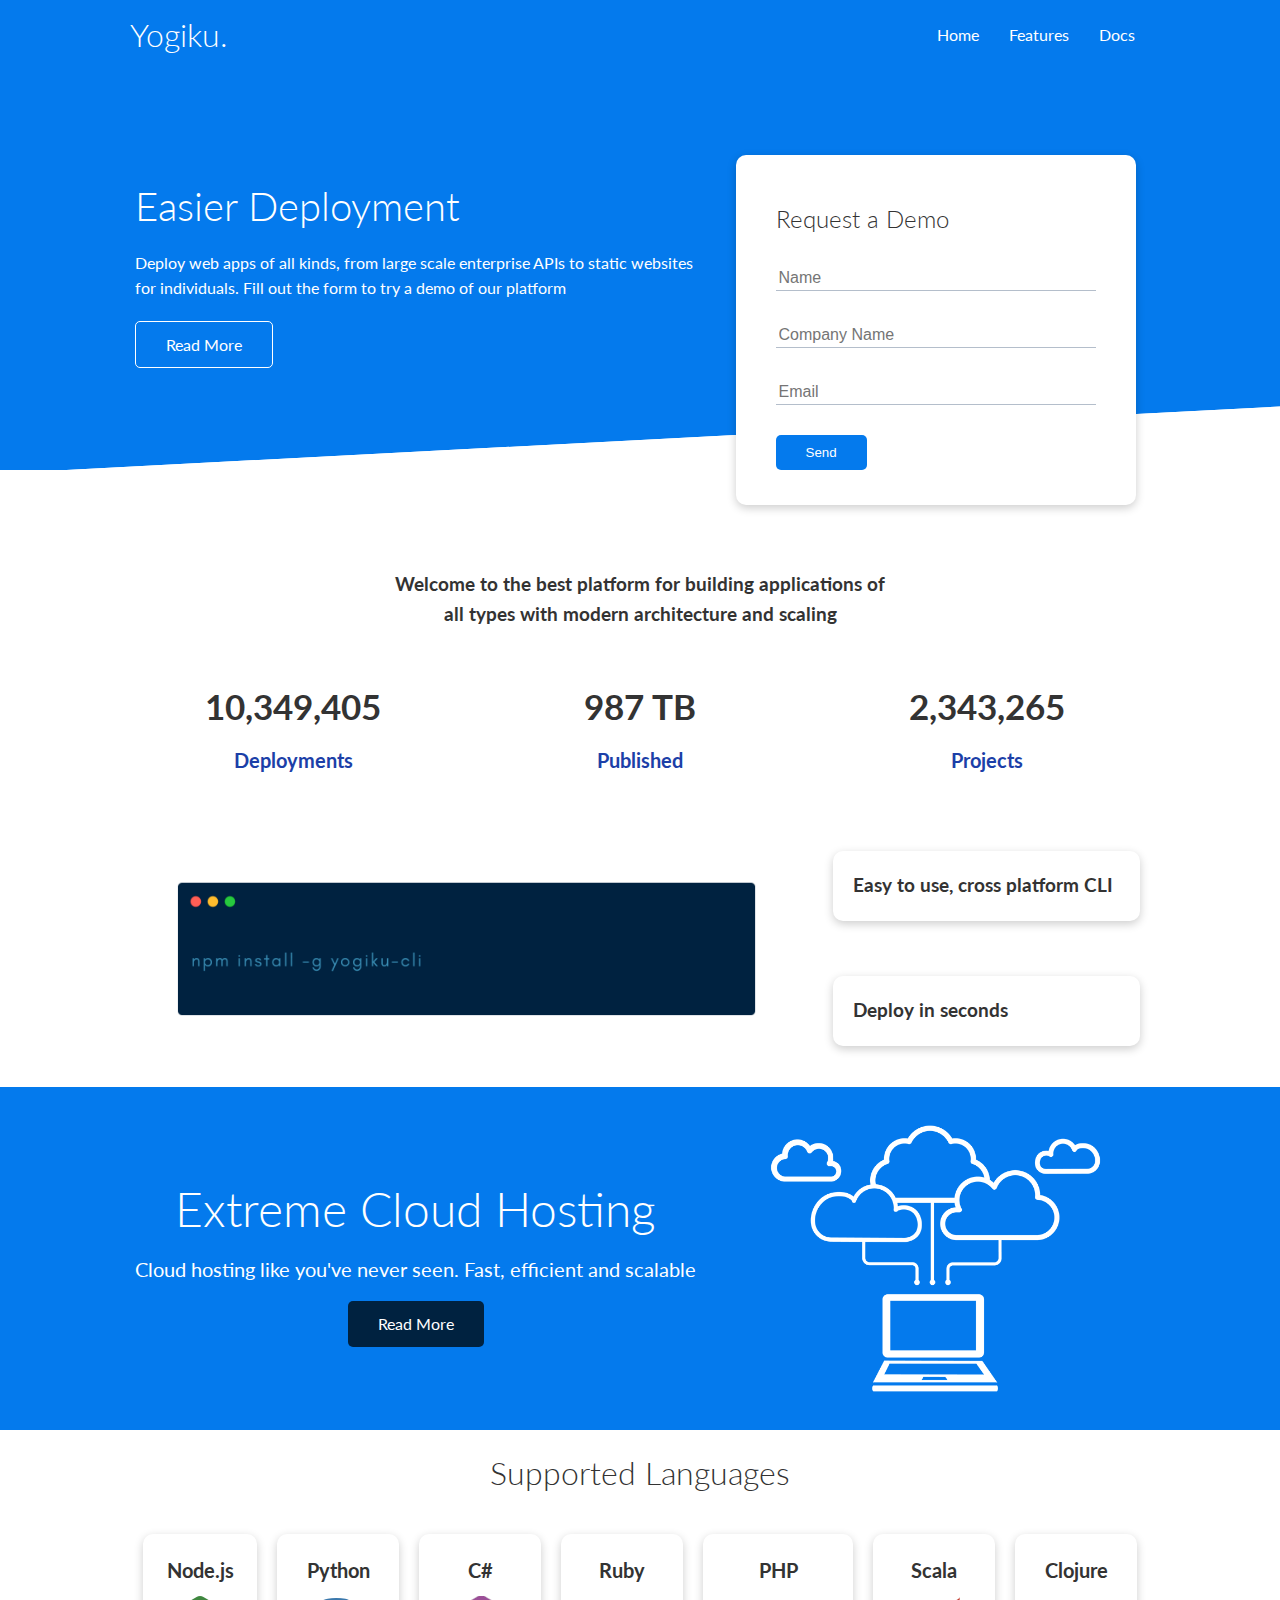
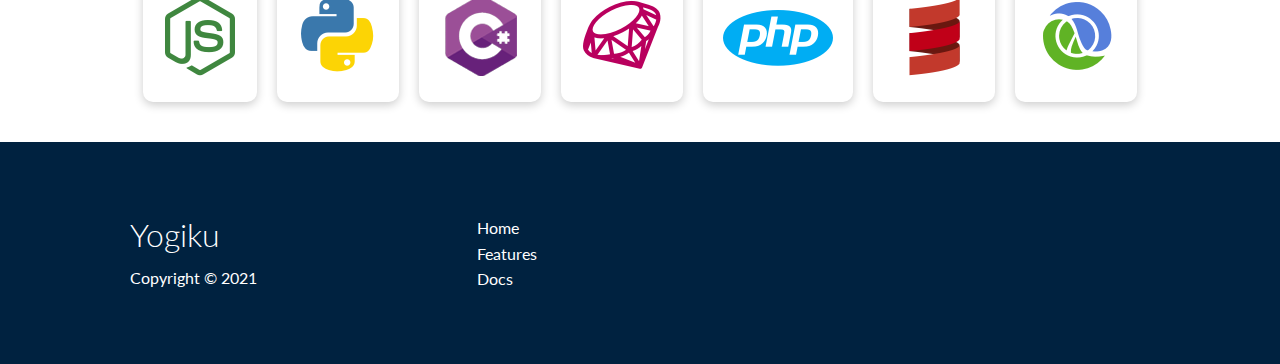
<file: index.html>
<!DOCTYPE html>
<html lang="en">
<head>
    <meta charset="UTF-8">
    <meta name="viewport" content="width=device-width, initial-scale=1.0">
    <link rel="stylesheet" href="https://cdnjs.cloudflare.com/ajax/libs/font-awesome/5.15.1/css/all.min.css" integrity="sha512-+4zCK9k+qNFUR5X+cKL9EIR+ZOhtIloNl9GIKS57V1MyNsYpYcUrUeQc9vNfzsWfV28IaLL3i96P9sdNyeRssA==" crossorigin="anonymous" />
    <link rel="stylesheet" href="css/utilities.css">
    <link rel="stylesheet" href="css/style.css">
    <title>Yogiku | Cloud Hosting Made Easy</title>
</head>
<body>
    <!-- Navbar -->
    <div class="navbar">
        <div class="container flex">
            <h1 class="logo">Yogiku.</h1>
            <nav>
                <ul>
                    <li><a href="index.html">Home</a></li>
                    <li><a href="features.html">Features</a></li>
                    <li><a href="docs.html">Docs</a></li>
                </ul>
            </nav>
        </div>
    </div>
    
    <!-- Showcase -->
    <section class="showcase">
        <div class="container grid">
            <div class="showcase-text">
                <h1>Easier Deployment</h1>
                <p>Deploy web apps of all kinds, from large scale enterprise APIs to static websites for individuals. Fill out the form to try a demo of our platform</p>
                <a href="features.html" class="btn btn-outline">Read More</a>
            </div>

            <div class="showcase-form card">
                <h2>Request a Demo</h2>
                 <!--  <form name="contact" netlify-honeypot="bot-field" method="POST" data-netlify="true">
                    <input type="hidden" name="form-name" value="contact">
                    <p class="hidden">
                        <label>Don’t fill this out if you're human: <input name="bot-field" /></label>
                      </p>
                    <div class="form-control">
                        <input type="text" name="name" placeholder="Name" required>
                    </div>
                    <div class="form-control">
                        <input type="text" name="company" placeholder="Company Name" required>
                    </div>
                    <div class="form-control">
                        <input type="email" name="email" placeholder="Email" required>
                    </div>
                    <input type="submit" value="Send" class="btn btn-primary">
                </form> -->
                 <form>
                    <div class="form-control">
                        <input type="text" name="name" placeholder="Name" required>
                    </div>
                    <div class="form-control">
                        <input type="text" name="company" placeholder="Company Name" required>
                    </div>
                    <div class="form-control">
                        <input type="email" name="email" placeholder="Email" required>
                    </div>
                    <input type="submit" value="Send" class="btn btn-primary">
                </form>
            </div>
        </div>
    </section>

    <!-- Stats -->
    <section class="stats">
        <div class="container">
            <h3 class="stats-heading text-center my-1">
                Welcome to the best platform for building applications of all types with modern architecture and scaling
            </h3>

            <div class="grid grid-3 text-center my-4">
                <div>
                    <i class="fas fa-server fa-3x"></i>
                    <h3>10,349,405</h3>
                    <p class="text-secondary">Deployments</p>
                </div>
                <div>
                    <i class="fas fa-upload fa-3x"></i>
                    <h3>987 TB</h3>
                    <p class="text-secondary">Published</p>
                </div>
                <div>
                    <i class="fas fa-project-diagram fa-3x"></i>
                    <h3>2,343,265</h3>
                    <p class="text-secondary">Projects</p>
                </div>
            </div>
        </div>
    </section>

    <!-- Cli -->
    <section class="cli">
        <div class="container grid">
            <img src="images/cli.png" alt="">
            <div class="card">
                <h3>Easy to use, cross platform CLI</h3>
            </div>
            <div class="card">
                <h3>Deploy in seconds</h3>
            </div>
        </div>
    </section>

    <!-- Cloud -->
    <section class="cloud bg-primary my-2 py-2">
        <div class="container grid">
            <div class="text-center">
                <h2 class="lg">Extreme Cloud Hosting</h2>
                <p class="lead my-1">Cloud hosting like you've never seen. Fast, efficient and scalable</p>
                <a href="features.html" class="btn btn-dark">Read More</a>
            </div>
            <img src="images/cloud.png" alt="">
        </div>
    </section>

    <!-- Languages -->
    <section class="languages">
        <h2 class="md text-center my-2">
            Supported Languages
        </h2>
        <div class="container flex">
            <div class="card">
                <h4>Node.js</h4>
                <img src="images/logos/node.png" alt="">
            </div>
            <div class="card">
                <h4>Python</h4>
                <img src="images/logos/python.png" alt="">
              </div>
              <div class="card">
                <h4>C#</h4>
                <img src="images/logos/csharp.png" alt="">
              </div>
              <div class="card">
                <h4>Ruby</h4>
                <img src="images/logos/ruby.png" alt="">
              </div>
              <div class="card">
                <h4>PHP</h4>
                <img src="images/logos/php.png" alt="">
              </div>
              <div class="card">
                <h4>Scala</h4>
                <img src="images/logos/scala.png" alt="">
              </div>
              <div class="card">
                <h4>Clojure</h4>
                <img src="images/logos/clojure.png" alt="">
              </div>
        </div>
    </section>

    <!-- Footer -->
    <footer class="footer bg-dark py-5">
        <div class="container grid grid-3">
            <div>
                <h1>Yogiku
                </h1>
                <p>Copyright &copy; 2021</p>
            </div>
            <nav>
                <ul>
                    <li><a href="index.html">Home</a></li>
                    <li><a href="features.html">Features</a></li>
                    <li><a href="docs.html">Docs</a></li>
                </ul>
            </nav>
            <div class="social">
                <a href="#"><i class="fab fa-github fa-2x"></i></a>
                <a href="#"><i class="fab fa-facebook fa-2x"></i></a>
                <a href="#"><i class="fab fa-instagram fa-2x"></i></a>
                <a href="#"><i class="fab fa-twitter fa-2x"></i></a>
            </div>
        </div>
    </footer>
</body>
</html>
</file>
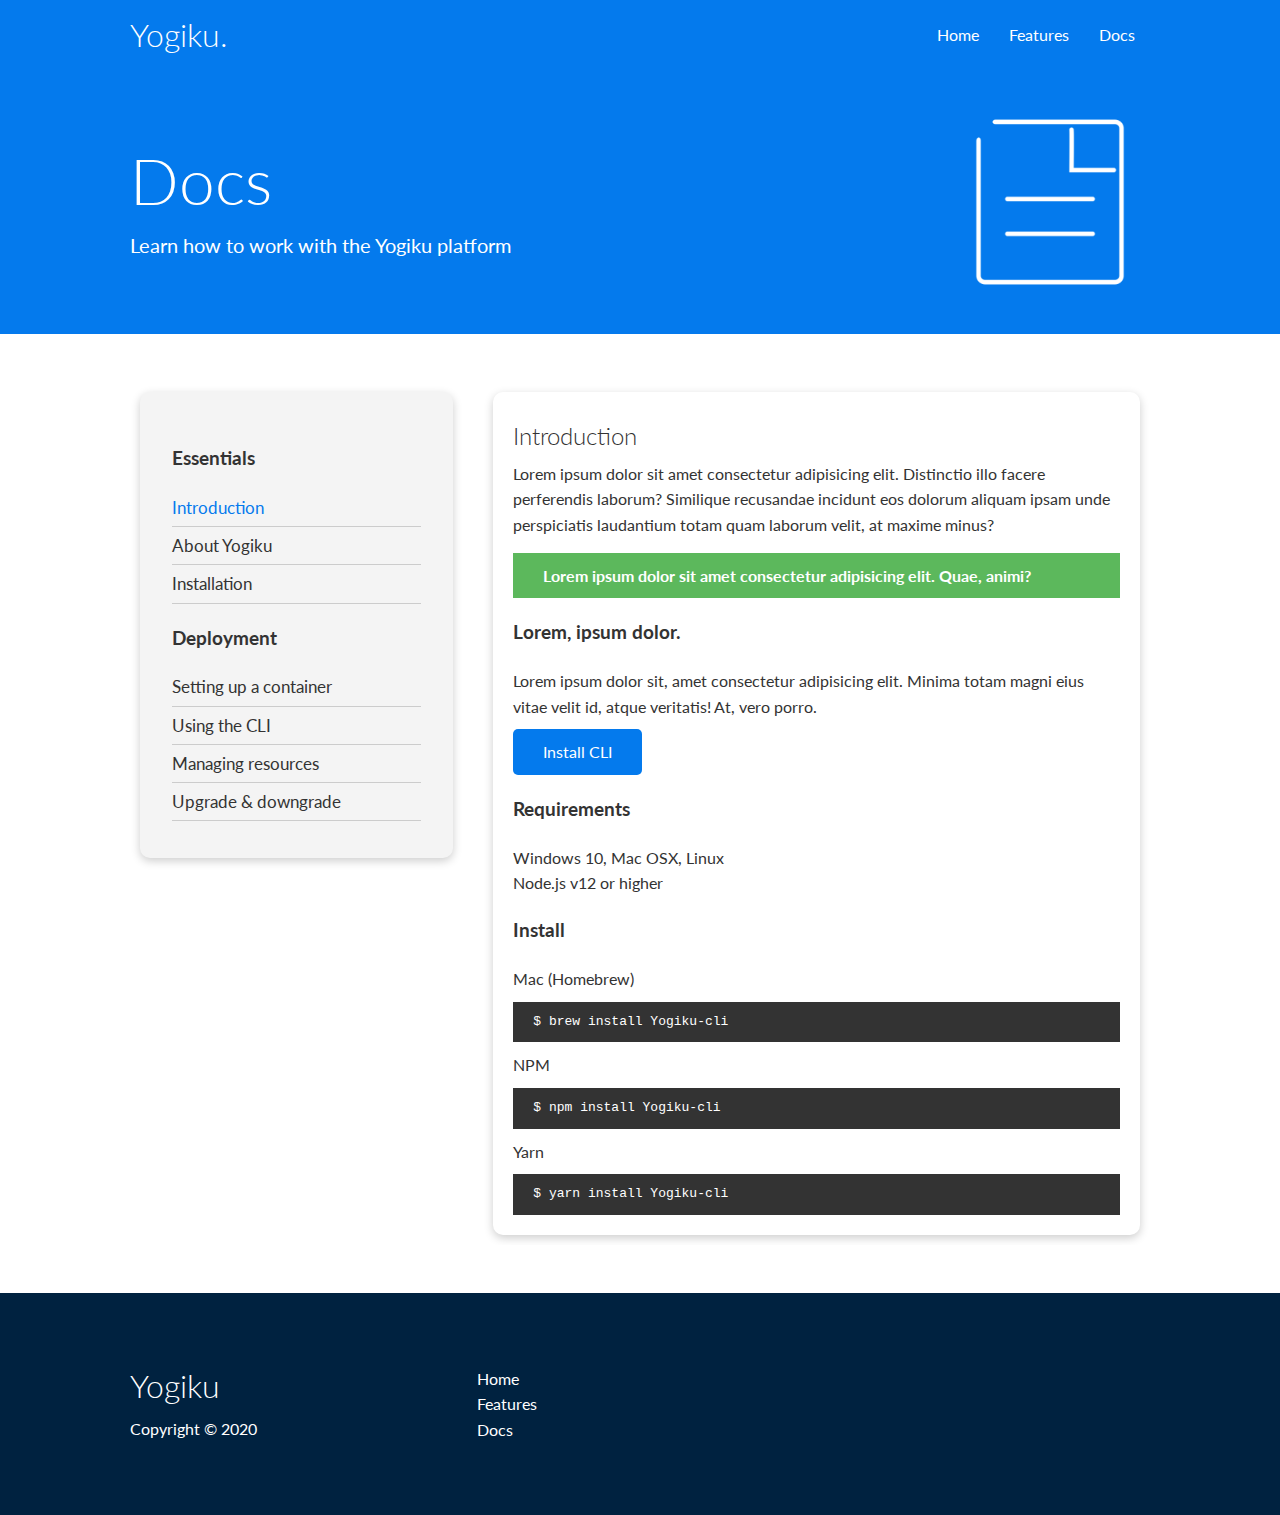
<file: docs.html>
<!DOCTYPE html>
<html lang="en">
<head>
    <meta charset="UTF-8">
    <meta name="viewport" content="width=device-width, initial-scale=1.0">
    <link rel="stylesheet" href="https://cdnjs.cloudflare.com/ajax/libs/font-awesome/5.15.1/css/all.min.css" integrity="sha512-+4zCK9k+qNFUR5X+cKL9EIR+ZOhtIloNl9GIKS57V1MyNsYpYcUrUeQc9vNfzsWfV28IaLL3i96P9sdNyeRssA==" crossorigin="anonymous" />
    <link rel="stylesheet" href="css/utilities.css">
    <link rel="stylesheet" href="css/style.css">
    <title>Yogiku | Cloud Hosting Made Easy</title>
</head>
<body>
    <!-- Navbar -->
    <div class="navbar">
        <div class="container flex">
            <h1 class="logo">Yogiku.</h1>
            <nav>
                <ul>
                    <li><a href="index.html">Home</a></li>
                    <li><a href="features.html">Features</a></li>
                    <li><a href="docs.html">Docs</a></li>
                </ul>
            </nav>
        </div>
    </div>

    <!-- Head -->
    <section class="docs-head bg-primary py-3">
        <div class="container grid">
            <div>
                <h1 class="xl">Docs</h1>
                <p class="lead">
                    Learn how to work with the Yogiku platform
                </p>
            </div>
            <img src="images/docs.png" alt="">
        </div>
    </section>

    <!-- Docs main -->
    <section class="docs-main my-4">
        <div class="container grid">
            <div class="card bg-light p-3">
                <h3 class="my-2">Essentials</h3>
                <nav>
                    <ul>
                        <li><a class="text-primary" href="#">Introduction</a></li>
                        <li><a href="#">About Yogiku</a></li>
                        <li><a href="#">Installation</a></li>
                    </ul>
                </nav>

                <h3 class="my-2">Deployment</h3>
                <nav>
                    <ul>
                        <li><a href="#">Setting up a container</a></li>
							<li><a href="#">Using the CLI</a></li>
							<li><a href="#">Managing resources</a></li>
							<li><a href="#">Upgrade & downgrade</a></li>
                    </ul>
                </nav>
            </div>
            <div class="card">
                <h2>Introduction</h2>
                <p>Lorem ipsum dolor sit amet consectetur adipisicing elit. Distinctio illo facere perferendis laborum? Similique recusandae incidunt eos dolorum aliquam ipsam unde perspiciatis laudantium totam quam laborum velit, at maxime minus?</p>

                <div class="alert alert-success">
                    <i class="fas fa-info"></i> Lorem ipsum dolor sit amet consectetur adipisicing elit. Quae, animi?
                </div>

                <h3>Lorem, ipsum dolor.</h3>
                <p>Lorem ipsum dolor sit, amet consectetur adipisicing elit. Minima totam magni eius vitae velit id, atque veritatis! At, vero porro.</p>
                <a href="#" class="btn btn-primary">Install CLI</a>

                <h3>Requirements</h3>
                <ul>
                    <li>Windows 10, Mac OSX, Linux</li>
                    <li>Node.js v12 or higher</li>
                </ul>

                <h3>Install</h3>
                <p>Mac (Homebrew)</p>
                <pre><code>$ brew install Yogiku-cli</code></pre>
                <p>NPM</p>
                <pre><code>$ npm install Yogiku-cli</code></pre>
                <p>Yarn</p>
                <pre><code>$ yarn install Yogiku-cli</code></pre>

            </div>
        </div>
    </section>
    
    <!-- Footer -->
    <footer class="footer bg-dark py-5">
        <div class="container grid grid-3">
            <div>
                <h1>Yogiku
                </h1>
                <p>Copyright &copy; 2020</p>
            </div>
            <nav>
                <ul>
                    <li><a href="index.html">Home</a></li>
                    <li><a href="features.html">Features</a></li>
                    <li><a href="docs.html">Docs</a></li>
                </ul>
            </nav>
            <div class="social">
                <a href="#"><i class="fab fa-github fa-2x"></i></a>
                <a href="#"><i class="fab fa-facebook fa-2x"></i></a>
                <a href="#"><i class="fab fa-instagram fa-2x"></i></a>
                <a href="#"><i class="fab fa-twitter fa-2x"></i></a>
            </div>
        </div>
    </footer>
</body>
</html>
</file>
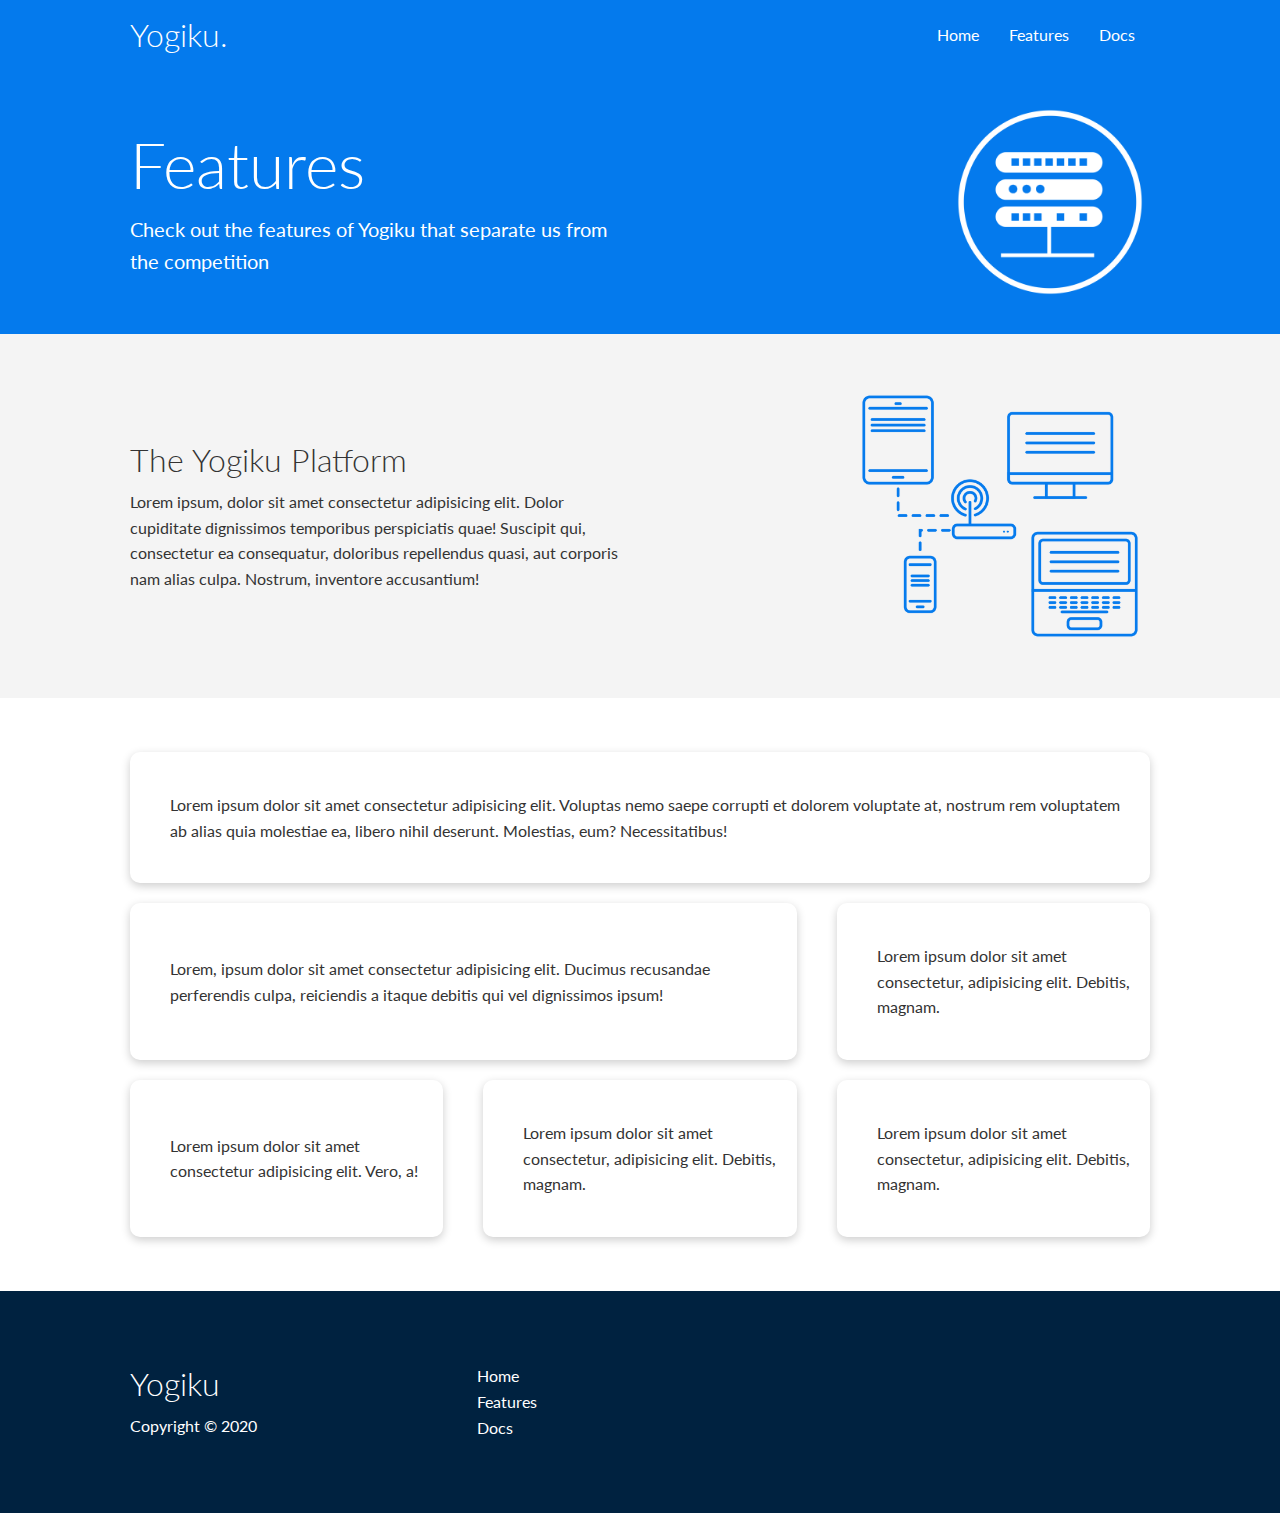
<file: features.html>
<!DOCTYPE html>
<html lang="en">
<head>
    <meta charset="UTF-8">
    <meta name="viewport" content="width=device-width, initial-scale=1.0">
    <link rel="stylesheet" href="https://cdnjs.cloudflare.com/ajax/libs/font-awesome/5.15.1/css/all.min.css" integrity="sha512-+4zCK9k+qNFUR5X+cKL9EIR+ZOhtIloNl9GIKS57V1MyNsYpYcUrUeQc9vNfzsWfV28IaLL3i96P9sdNyeRssA==" crossorigin="anonymous" />
    <link rel="stylesheet" href="css/utilities.css">
    <link rel="stylesheet" href="css/style.css">
    <title>Yogiku | Cloud Hosting For Everyone</title>
</head>
<body>
    <!-- Navbar -->
    <div class="navbar">
        <div class="container flex">
            <h1 class="logo">Yogiku.</h1>
            <nav>
                <ul>
                    <li><a href="index.html">Home</a></li>
                    <li><a href="features.html">Features</a></li>
                    <li><a href="docs.html">Docs</a></li>
                </ul>
            </nav>
        </div>
    </div>

    <!-- Head -->
    <section class="features-head bg-primary py-3">
        <div class="container grid">
            <div>
                <h1 class="xl">Features</h1>
                <p class="lead">
                    Check out the features of Yogiku that separate us from the
						competition
                </p>
            </div>
            <img src="images/server.png" alt="">
        </div>
    </section>

    <!-- Sub head -->
    <section class="features-sub-head bg-light py-3">
        <div class="container grid">
            <div>
                <h1 class="md">The Yogiku Platform</h1>
                <p>
                    Lorem ipsum, dolor sit amet consectetur adipisicing elit. Dolor cupiditate dignissimos temporibus perspiciatis quae! Suscipit qui, consectetur ea consequatur, doloribus repellendus quasi, aut corporis nam alias culpa. Nostrum, inventore accusantium!
                </p>
            </div>
            <img src="images/server2.png" alt="">
        </div>
    </section>

    <section class="features-main my-2">
        <div class="container grid grid-3">
            <div class="card flex">
                <i class="fas fa-server fa-3x"></i>
                <p>Lorem ipsum dolor sit amet consectetur adipisicing elit. Voluptas nemo saepe corrupti et dolorem voluptate at, nostrum rem voluptatem ab alias quia molestiae ea, libero nihil deserunt. Molestias, eum? Necessitatibus!</p>
            </div>
            <div class="card flex">
                <i class="fas fa-network-wired fa-3x"></i>
                <p>
                    Lorem, ipsum dolor sit amet consectetur adipisicing elit. Ducimus
                    recusandae perferendis culpa, reiciendis a itaque debitis qui vel
                    dignissimos ipsum!
                </p>
            </div>
            <div class="card flex">
                <i class="fas fa-laptop-code fa-3x"></i>
                <p>
                    Lorem ipsum dolor sit amet consectetur, adipisicing elit. Debitis,
                    magnam.
                </p>
            </div>
            <div class="card flex">
                <i class="fas fa-database fa-3x"></i>
                <p>
                    Lorem ipsum dolor sit amet consectetur adipisicing elit. Vero, a!
                </p>
            </div>
            <div class="card flex">
                <i class="fas fa-power-off fa-3x"></i>
                <p>
                    Lorem ipsum dolor sit amet consectetur, adipisicing elit. Debitis,
                    magnam.
                </p>
            </div>
            <div class="card flex">
                <i class="fas fa-upload fa-3x"></i>
                <p>
                    Lorem ipsum dolor sit amet consectetur, adipisicing elit. Debitis,
                    magnam.
                </p>
            </div>
        </div>
    </section>

    <!-- Footer -->
    <footer class="footer bg-dark py-5">
        <div class="container grid grid-3">
            <div>
                <h1>Yogiku
                </h1>
                <p>Copyright &copy; 2020</p>
            </div>
            <nav>
                <ul>
                    <li><a href="index.html">Home</a></li>
                    <li><a href="features.html">Features</a></li>
                    <li><a href="docs.html">Docs</a></li>
                </ul>
            </nav>
            <div class="social">
                <a href="#"><i class="fab fa-github fa-2x"></i></a>
                <a href="#"><i class="fab fa-facebook fa-2x"></i></a>
                <a href="#"><i class="fab fa-instagram fa-2x"></i></a>
                <a href="#"><i class="fab fa-twitter fa-2x"></i></a>
            </div>
        </div>
    </footer>
</body>
</html>
</file>
<file: css/utilities.css>
.container {
    max-width: 1100px;
    margin: 0 auto;
    overflow: auto;
    padding: 0 40px;
  }
  
  .card {
    background-color: #fff;
    color: #333;
    border-radius: 10px;
    box-shadow: 0 3px 10px rgba(0, 0, 0, 0.2);
    padding: 20px;
    margin: 10px;
  }
  
  .btn {
    display: inline-block;
    padding: 10px 30px;
    cursor: pointer;
    background: var(--primary-color);
    color: #fff;
    border: none;
    border-radius: 5px;
  }
  
  .btn-outline {
    background-color: transparent;
    border: 1px #fff solid;
  }
  
  .btn:hover {
    transform: scale(0.98);
  }
  
  /* Backgrounds & colored buttons */
  .bg-primary,
  .btn-primary {
    background-color: var(--primary-color);
    color: #fff;
  }
  
  .bg-secondary,
  .btn-secondary {
    background-color: var(--secondary-color);
    color: #fff;
  }
  
  .bg-dark,
  .btn-dark {
    background-color: var(--dark-color);
    color: #fff;
  }
  
  .bg-light,
  .btn-light {
    background-color: var(--light-color);
    color: #333;
  }
  
  .bg-primary a,
  .btn-primary a,
  .bg-secondary a,
  .btn-secondary a,
  .bg-dark a,
  .btn-dark a {
    color: #fff;
  }
  
  /* Text colors */
  .text-primary {
    color: var(--primary-color);
  }
  
  .text-secondary {
    color: var(--secondary-color);
  }
  
  .text-dark {
    color: var(--dark-color);
  }
  
  .text-light {
    color: var(--light-color);
  }
  
  /* Text sizes */
  .lead {
    font-size: 20px;
  }
  
  .sm {
    font-size: 1rem;
  }
  
  .md {
    font-size: 2rem;
  }
  
  .lg {
    font-size: 3rem;
  }
  
  .xl {
    font-size: 4rem;
  }
  
  .text-center {
    text-align: center;
  }
  
  /* Alert */
  .alert {
    background-color: var(--light-color);
    padding: 10px 20px;
    font-weight: bold;
    margin: 15px 0;
  }
  
  .alert i {
    margin-right: 10px;
  }
  
  .alert-success {
    background-color: var(--success-color);
    color: #fff;
  }
  
  .alert-error {
    background-color: var(--error-color);
    color: #fff;
  }
  
  .flex {
    display: flex;
    justify-content: center;
    align-items: center;
    height: 100%;
  }
  
  .grid {
    display: grid;
    grid-template-columns: repeat(2, 1fr);
    gap: 20px;
    justify-content: center;
    align-items: center;
    height: 100%;
  }
  
  .grid-3 {
    grid-template-columns: repeat(3, 1fr);
  }
  
  /* Margin */
  .my-1 {
    margin: 1rem 0;
  }
  
  .my-2 {
    margin: 1.5rem 0;
  }
  
  .my-3 {
    margin: 2rem 0;
  }
  
  .my-4 {
    margin: 3rem 0;
  }
  
  .my-5 {
    margin: 4rem 0;
  }
  
  .m-1 {
    margin: 1rem;
  }
  
  .m-2 {
    margin: 1.5rem;
  }
  
  .m-3 {
    margin: 2rem;
  }
  
  .m-4 {
    margin: 3rem;
  }
  
  .m-5 {
    margin: 4rem;
  }
  
  /* Padding */
  .py-1 {
    padding: 1rem 0;
  }
  
  .py-2 {
    padding: 1.5rem 0;
  }
  
  .py-3 {
    padding: 2rem 0;
  }
  
  .py-4 {
    padding: 3rem 0;
  }
  
  .py-5 {
    padding: 4rem 0;
  }
  
  .p-1 {
    padding: 1rem;
  }
  
  .p-2 {
    padding: 1.5rem;
  }
  
  .p-3 {
    padding: 2rem;
  }
  
  .p-4 {
    padding: 3rem;
  }
  
  .p-5 {
    padding: 4rem;
  }
</file>
<file: css/style.css>
@import url('https://fonts.googleapis.com/css2?family=Lato:wght@300&display=swap');

:root {
  --primary-color: #047aed;
  --secondary-color: #1c3fa8;
  --dark-color: #002240;
  --light-color: #f4f4f4;
  --success-color: #5cb85c;
  --error-color: #d9534f;
}

* {
  box-sizing: border-box;
  padding: 0;
  margin: 0;
}

body {
  font-family: 'Lato', sans-serif;
  color: #333;
  line-height: 1.6;
}

ul {
  list-style-type: none;
}

a {
  text-decoration: none;
  color: #333;
}

h1,
h2 {
  font-weight: 300;
  line-height: 1.2;
  margin: 10px 0;
}

p {
  margin: 10px 0;
}

img {
  width: 100%;
}

code,
pre {
  background: #333;
  color: #fff;
  padding: 10px;
}

.hidden {
  visibility: hidden;
  height: 0;
}

/* Navbar */
.navbar {
  background-color: var(--primary-color);
  color: #fff;
  height: 70px;
}

.navbar ul {
  display: flex;
}

.navbar a {
  color: #fff;
  padding: 10px;
  margin: 0 5px;
}

.navbar a:hover {
  border-bottom: 2px #fff solid;
}

.navbar .flex {
  justify-content: space-between;
}

/* Showcase */
.showcase {
  height: 400px;
  background-color: var(--primary-color);
  color: #fff;
  position: relative;
}

.showcase h1 {
  font-size: 40px;
}

.showcase p {
  margin: 20px 0;
}

.showcase .grid {
  overflow: visible;
  grid-template-columns: 55% auto;
  gap: 30px;
}

.showcase-text {
  animation: slideInFromLeft 1s ease-in;
}

.showcase-form {
  position: relative;
  top: 60px;
  height: 350px;
  width: 400px;
  padding: 40px;
  z-index: 100;
  justify-self: flex-end;
  animation: slideInFromRight 1s ease-in;
}

.showcase-form .form-control {
  margin: 30px 0;
}

.showcase-form input[type='text'],
.showcase-form input[type='email'] {
  border: 0;
  border-bottom: 1px solid #b4becb;
  width: 100%;
  padding: 3px;
  font-size: 16px;
}

.showcase-form input:focus {
  outline: none;
}

.showcase::before,
.showcase::after {
  content: '';
  position: absolute;
  height: 100px;
  bottom: -70px;
  right: 0;
  left: 0;
  background: #fff;
  transform: skewY(-3deg);
  -webkit-transform: skewY(-3deg);
  -moz-transform: skewY(-3deg);
  -ms-transform: skewY(-3deg);
}

/* Stats */
.stats {
  padding-top: 100px;
  animation: slideInFromBottom 1s ease-in;
}

.stats-heading {
  max-width: 500px;
  margin: auto;
}

.stats .grid h3 {
  font-size: 35px;
}

.stats .grid p {
  font-size: 20px;
  font-weight: bold;
}

/* Cli */
.cli .grid {
  grid-template-columns: repeat(3, 1fr);
  grid-template-rows: repeat(2, 1fr);
}

.cli .grid > *:first-child {
  grid-column: 1 / span 2;
  grid-row: 1 / span 2;
}

/* Cloud */
.cloud .grid {
  grid-template-columns: 4fr 3fr;
}

/* Languages */

.languages .flex {
  flex-wrap: wrap;
}

.languages .card {
  text-align: center;
  margin: 18px 10px 40px;
  transition: transform 0.2s ease-in;
}

.languages .card h4 {
  font-size: 20px;
  margin-bottom: 10px;
}

.languages .card:hover {
  transform: translateY(-15px);
}

/* Features */
.features-head img,
.docs-head img {
  width: 200px;
  justify-self: flex-end;
}

.features-sub-head img {
  width: 300px;
  justify-self: flex-end;
}

.features-main .card > i {
  margin-right: 20px;
}

.features-main .grid {
  padding: 30px;
}

.features-main .grid > *:first-child {
  grid-column: 1 / span 3;
}

.features-main .grid > *:nth-child(2) {
  grid-column: 1 / span 2;
}

/* Docs */
.docs-main h3 {
  margin: 20px 0;
}

.docs-main .grid {
  grid-template-columns: 1fr 2fr;
  align-items: flex-start;
}

.docs-main nav li {
  font-size: 17px;
  padding-bottom: 5px;
  margin-bottom: 5px;
  border-bottom: 1px #ccc solid;
}

.docs-main a:hover {
  font-weight: bold;
}

/* Footer */
.footer .social a {
  margin: 0 10px;
}

.fa-github:hover {
  color: #000000;
}

.fa-facebook:hover {
  color: #1773EA;
}

.fa-instagram:hover {
  color: #B32E87;
}

.fa-twitter:hover {
  color: #1C9CEA;
}

/* Animations */
@keyframes slideInFromLeft {
  0% {
    transform: translateX(-100%);
  }

  100% {
    transform: translateX(0);
  }
}

@keyframes slideInFromRight {
  0% {
    transform: translateX(100%);
  }

  100% {
    transform: translateX(0);
  }
}

@keyframes slideInFromTop {
  0% {
    transform: translateY(-100%);
  }

  100% {
    transform: translateX(0);
  }
}

@keyframes slideInFromBottom {
  0% {
    transform: translateY(100%);
  }

  100% {
    transform: translateX(0);
  }
}

/* Tablets and under */
@media (max-width: 768px) {
  .grid,
  .showcase .grid,
  .stats .grid,
  .cli .grid,
  .cloud .grid,
  .features-main .grid,
  .docs-main .grid {
    grid-template-columns: 1fr;
    grid-template-rows: 1fr;
  }

  .showcase {
    height: auto;
  }

  .showcase-text {
    text-align: center;
    margin-top: 40px;
    animation: slideInFromTop 1s ease-in;
  }

  .showcase-form {
    justify-self: center;
    margin: auto;
    animation: slideInFromBottom 1s ease-in;
  }

  .cli .grid > *:first-child {
    grid-column: 1;
    grid-row: 1;
  }

  .features-head,
  .features-sub-head,
  .docs-head {
    text-align: center;
  }

  .features-head img,
  .features-sub-head img,
  .docs-head img {
    justify-self: center;
  }

  .features-main .grid > *:first-child,
  .features-main .grid > *:nth-child(2) {
    grid-column: 1;
  }
}

/* Mobile */
@media (max-width: 500px) {
  .navbar {
    height: 110px;
  }

  .navbar .flex {
    flex-direction: column;
  }

  .navbar ul {
    padding: 10px;
    background-color: rgba(0, 0, 0, 0.1);
  }
  
  .showcase-form {
    width: 300px;
  }
}
</file>
